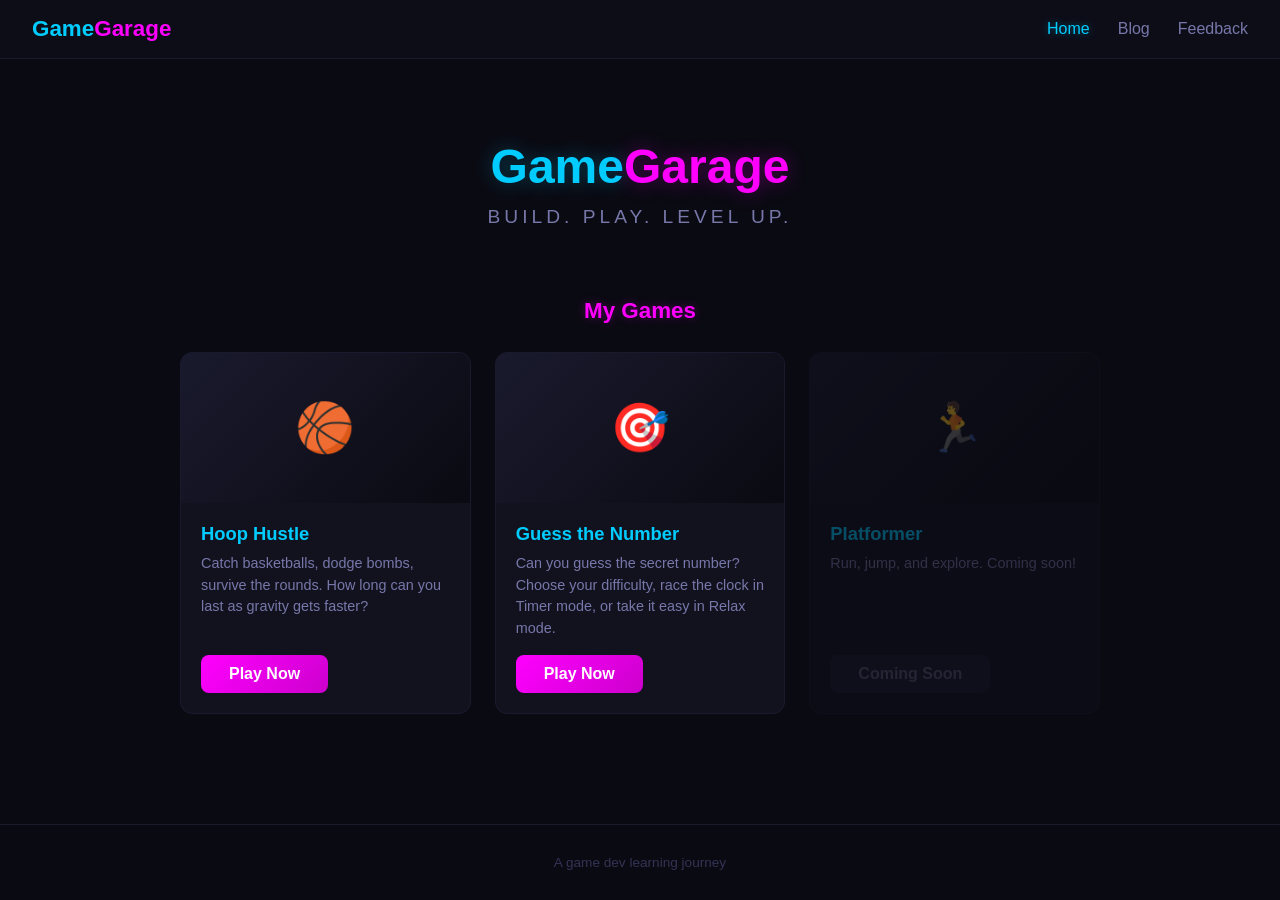
<file: index.html>
<!DOCTYPE html>
<html lang="en">
<head>
    <meta charset="UTF-8" />
    <meta http-equiv="refresh" content="0; url=portfolio/index.html" />
    <title>GameGarage</title>
</head>
<body></body>
</html>
</file>
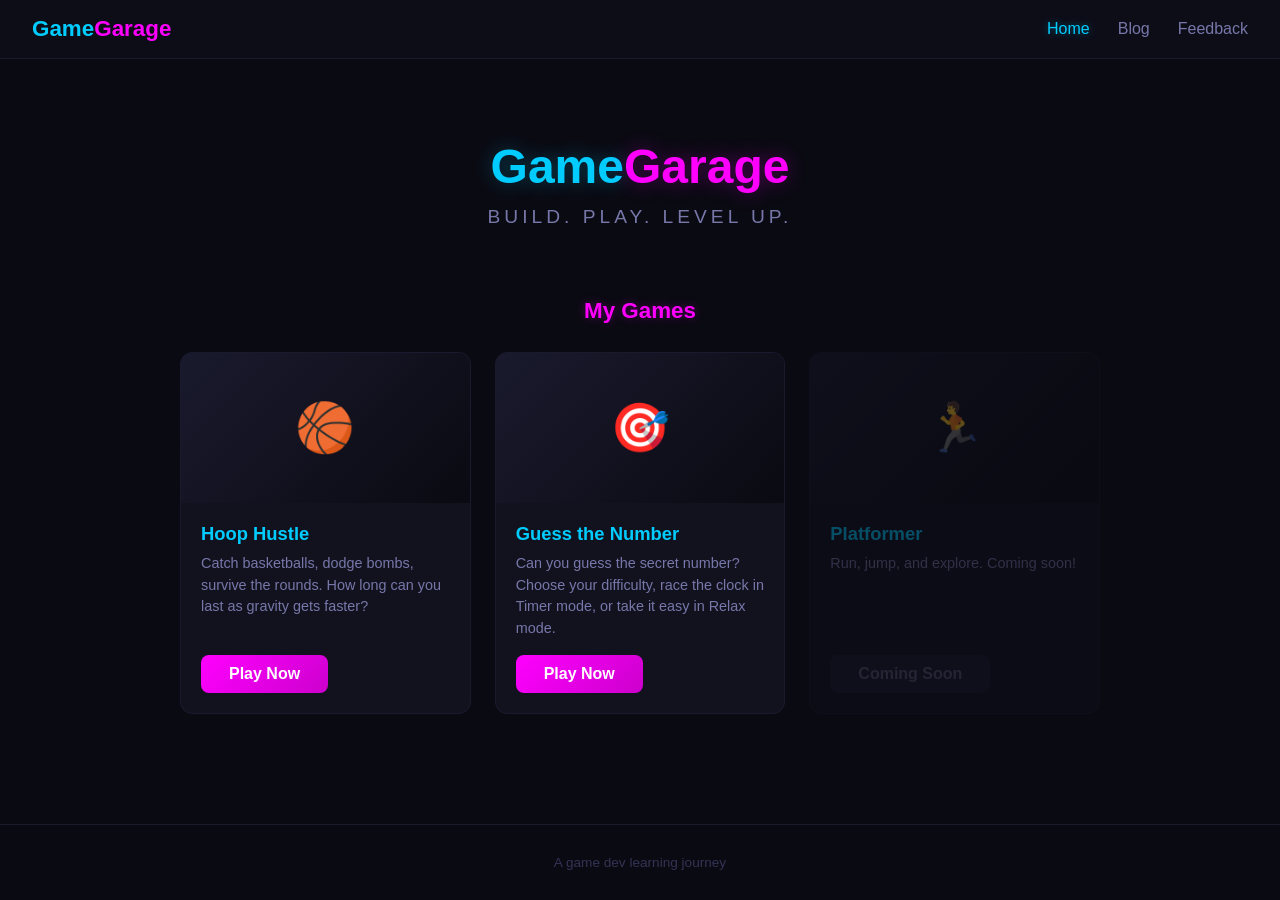
<file: portfolio/index.html>
<!DOCTYPE html>
<html lang="en">
<head>
    <meta charset="UTF-8" />
    <meta name="viewport" content="width=device-width, initial-scale=1.0" />
    <title>GameGarage — Build. Play. Level Up.</title>
    <link rel="stylesheet" href="style.css" />
</head>
<body>

    <nav>
        <a href="index.html" class="nav-brand">Game<span>Garage</span></a>
        <ul class="nav-links">
            <li><a href="index.html" class="active">Home</a></li>
            <li><a href="blog.html">Blog</a></li>
            <li><a href="feedback.html">Feedback</a></li>
        </ul>
    </nav>

    <section class="hero">
        <h1>Game<span>Garage</span></h1>
        <p class="tagline">Build. Play. Level Up.</p>
    </section>

    <section class="section">
        <h2 class="section-title">My Games</h2>
        <div class="games-grid">

            <div class="game-card">
                <div class="game-card-thumb">🏀</div>
                <div class="game-card-body">
                    <h3>Hoop Hustle</h3>
                    <p>Catch basketballs, dodge bombs, survive the rounds. How long can you last as gravity gets faster?</p>
                    <a href="play.html?game=hoop-hustle" class="btn">Play Now</a>
                </div>
            </div>

            <div class="game-card">
                <div class="game-card-thumb">🎯</div>
                <div class="game-card-body">
                    <h3>Guess the Number</h3>
                    <p>Can you guess the secret number? Choose your difficulty, race the clock in Timer mode, or take it easy in Relax mode.</p>
                    <a href="play.html?game=guess-the-number" class="btn">Play Now</a>
                </div>
            </div>

            <div class="game-card coming-soon">
                <div class="game-card-thumb">🏃</div>
                <div class="game-card-body">
                    <h3>Platformer</h3>
                    <p>Run, jump, and explore. Coming soon!</p>
                    <span class="btn">Coming Soon</span>
                </div>
            </div>

        </div>
    </section>

    <footer>
        <p>A game dev learning journey</p>
    </footer>

</body>
</html>
</file>
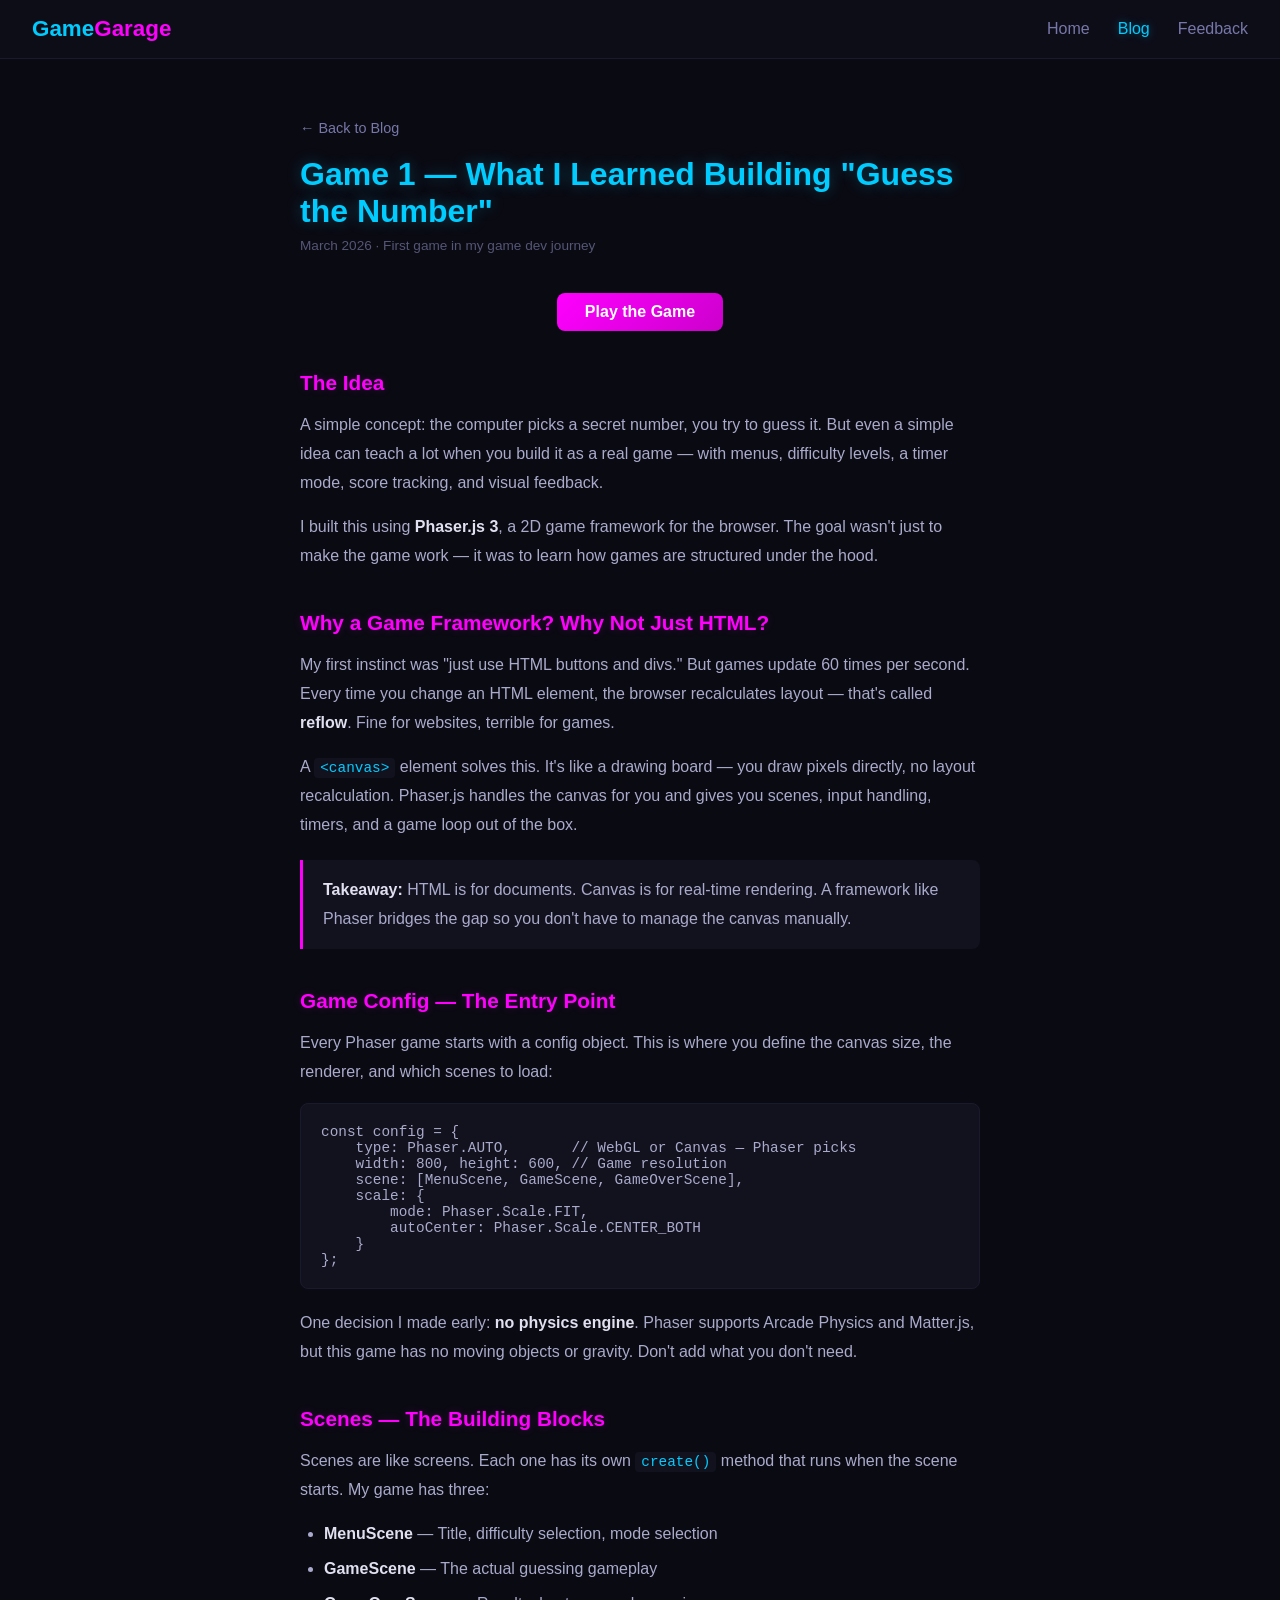
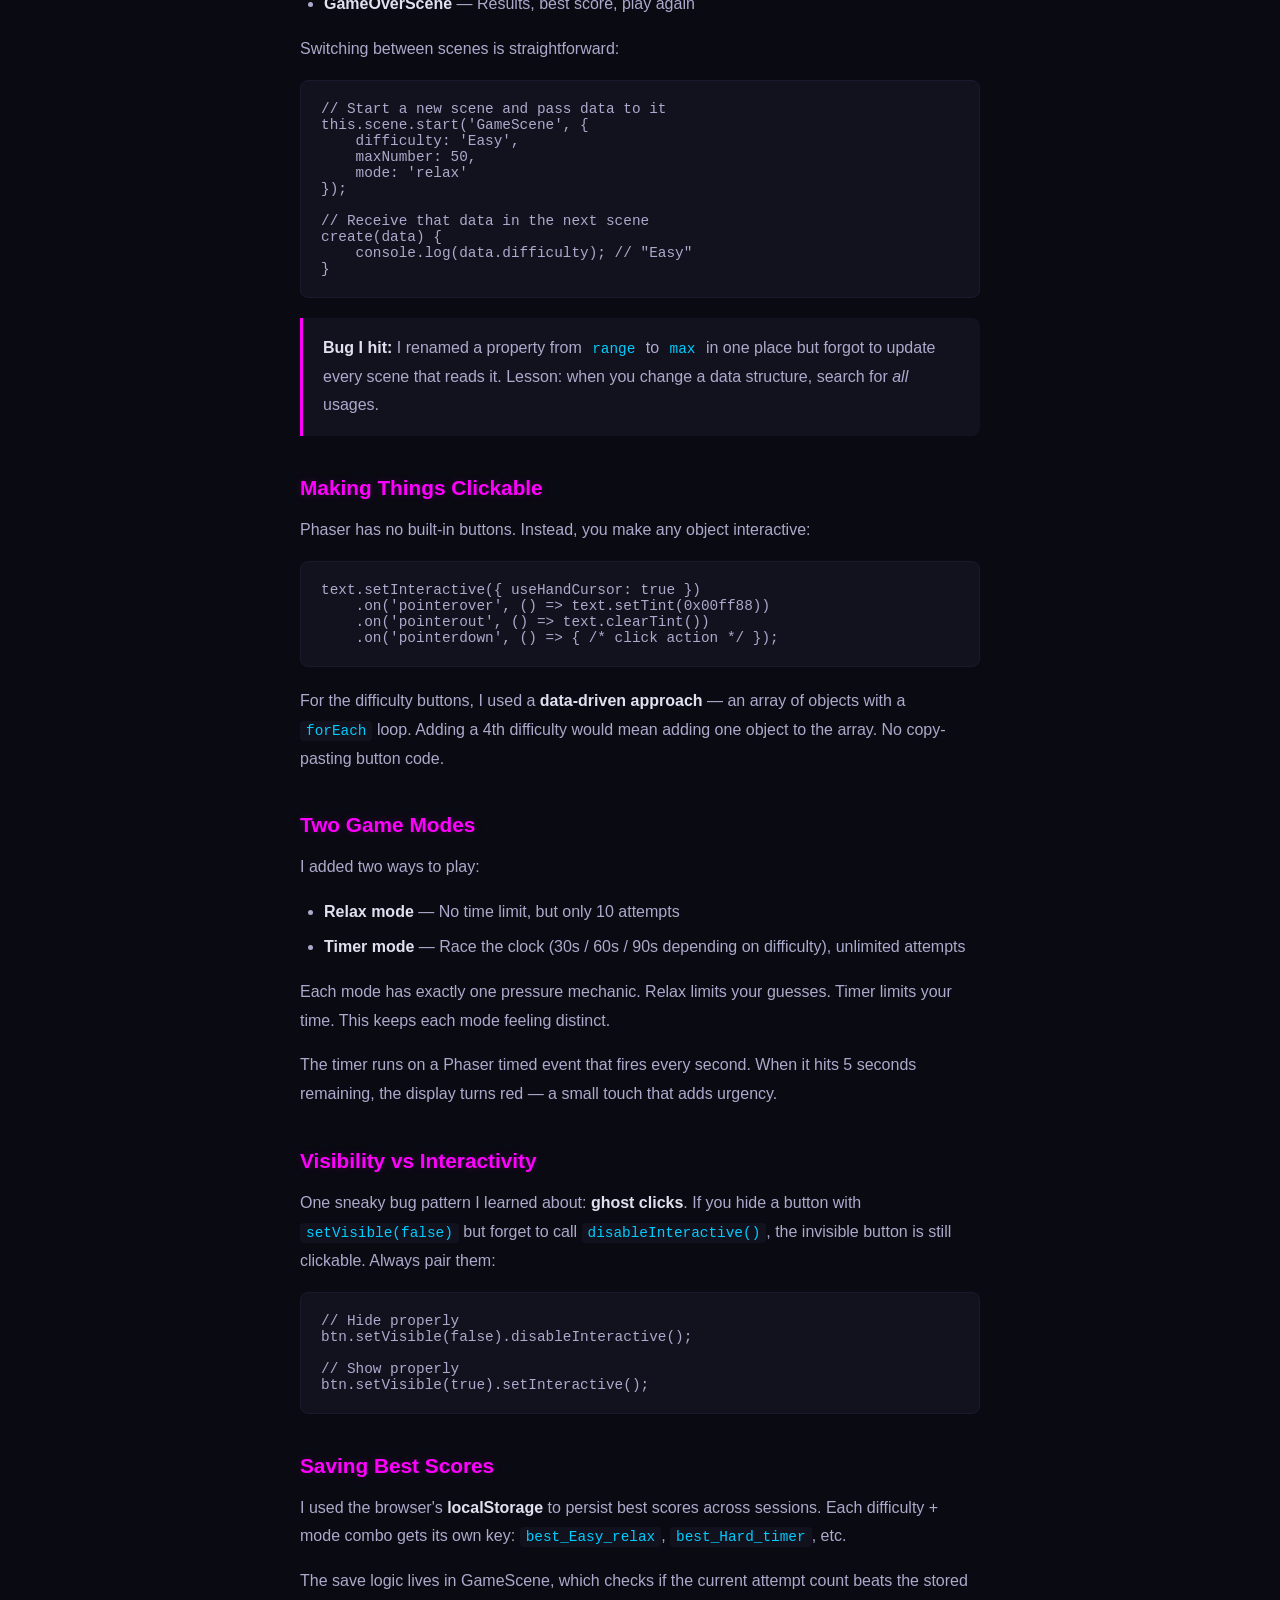
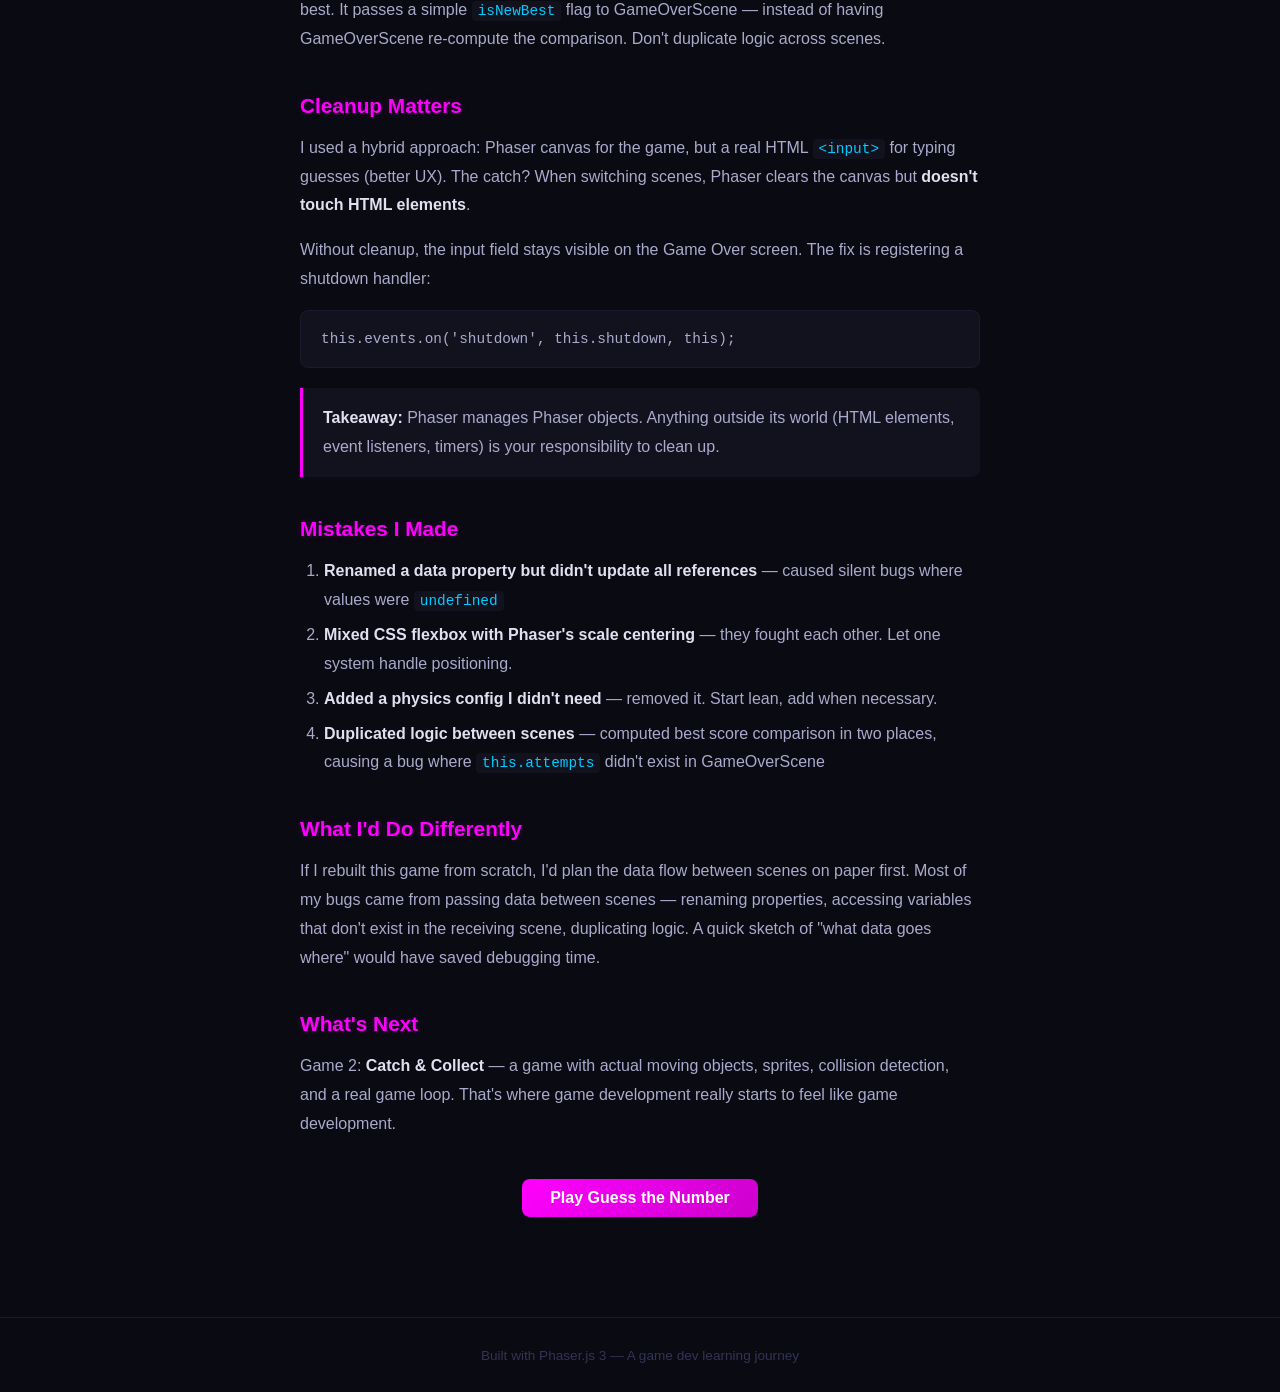
<file: portfolio/blog-guess-the-number.html>
<!DOCTYPE html>
<html lang="en">
<head>
    <meta charset="UTF-8" />
    <meta name="viewport" content="width=device-width, initial-scale=1.0" />
    <title>Game 1: Guess the Number — GameGarage Blog</title>
    <link rel="stylesheet" href="style.css" />
    <style>
        .blog-post {
            max-width: 720px;
            margin: 0 auto;
            padding: 60px 20px;
        }

        .blog-post h1 {
            font-size: 2rem;
            color: #00ccff;
            margin-bottom: 8px;
            text-shadow: 0 0 15px rgba(0, 204, 255, 0.3);
        }

        .blog-post .meta {
            color: #555577;
            font-size: 0.85rem;
            margin-bottom: 40px;
        }

        .blog-post h2 {
            font-size: 1.3rem;
            color: #ff00ff;
            margin-top: 40px;
            margin-bottom: 16px;
            text-shadow: 0 0 8px rgba(255, 0, 255, 0.2);
        }

        .blog-post p {
            color: #aaaacc;
            line-height: 1.8;
            margin-bottom: 16px;
        }

        .blog-post strong {
            color: #e0e0f0;
        }

        .blog-post code {
            background: #12121f;
            color: #00ccff;
            padding: 2px 6px;
            border-radius: 4px;
            font-size: 0.9rem;
        }

        .blog-post pre {
            background: #12121f;
            border: 1px solid #1a1a2e;
            border-radius: 8px;
            padding: 20px;
            overflow-x: auto;
            margin-bottom: 20px;
        }

        .blog-post pre code {
            background: none;
            padding: 0;
            color: #aaaacc;
        }

        .blog-post ul, .blog-post ol {
            color: #aaaacc;
            line-height: 1.8;
            margin-bottom: 16px;
            padding-left: 24px;
        }

        .blog-post li {
            margin-bottom: 6px;
        }

        .blog-post .highlight {
            background: #12121f;
            border-left: 3px solid #ff00ff;
            padding: 16px 20px;
            margin: 20px 0;
            border-radius: 0 8px 8px 0;
        }

        .blog-post .highlight p {
            margin-bottom: 0;
        }

        .blog-post .play-link {
            text-align: center;
            margin: 40px 0;
        }

        .back-link {
            display: inline-block;
            color: #7777aa;
            margin-bottom: 20px;
            font-size: 0.9rem;
        }

        .back-link:hover {
            color: #00ccff;
        }
    </style>
</head>
<body>

    <nav>
        <a href="index.html" class="nav-brand">Game<span>Garage</span></a>
        <ul class="nav-links">
            <li><a href="index.html">Home</a></li>
            <li><a href="blog.html" class="active">Blog</a></li>
            <li><a href="feedback.html">Feedback</a></li>
        </ul>
    </nav>

    <article class="blog-post">
        <a href="blog.html" class="back-link">&larr; Back to Blog</a>
        <h1>Game 1 — What I Learned Building "Guess the Number"</h1>
        <div class="meta">March 2026 &middot; First game in my game dev journey</div>

        <div class="play-link">
            <a href="play.html?game=guess-the-number" class="btn">Play the Game</a>
        </div>

        <h2>The Idea</h2>
        <p>
            A simple concept: the computer picks a secret number, you try to guess it.
            But even a simple idea can teach a lot when you build it as a real game — with menus,
            difficulty levels, a timer mode, score tracking, and visual feedback.
        </p>
        <p>
            I built this using <strong>Phaser.js 3</strong>, a 2D game framework for the browser.
            The goal wasn't just to make the game work — it was to learn how games are structured under the hood.
        </p>

        <h2>Why a Game Framework? Why Not Just HTML?</h2>
        <p>
            My first instinct was "just use HTML buttons and divs." But games update 60 times per second.
            Every time you change an HTML element, the browser recalculates layout — that's called <strong>reflow</strong>.
            Fine for websites, terrible for games.
        </p>
        <p>
            A <code>&lt;canvas&gt;</code> element solves this. It's like a drawing board — you draw pixels directly,
            no layout recalculation. Phaser.js handles the canvas for you and gives you scenes, input handling,
            timers, and a game loop out of the box.
        </p>
        <div class="highlight">
            <p><strong>Takeaway:</strong> HTML is for documents. Canvas is for real-time rendering.
            A framework like Phaser bridges the gap so you don't have to manage the canvas manually.</p>
        </div>

        <h2>Game Config — The Entry Point</h2>
        <p>
            Every Phaser game starts with a config object. This is where you define the canvas size,
            the renderer, and which scenes to load:
        </p>
        <pre><code>const config = {
    type: Phaser.AUTO,       // WebGL or Canvas — Phaser picks
    width: 800, height: 600, // Game resolution
    scene: [MenuScene, GameScene, GameOverScene],
    scale: {
        mode: Phaser.Scale.FIT,
        autoCenter: Phaser.Scale.CENTER_BOTH
    }
};</code></pre>
        <p>
            One decision I made early: <strong>no physics engine</strong>. Phaser supports Arcade Physics and Matter.js,
            but this game has no moving objects or gravity. Don't add what you don't need.
        </p>

        <h2>Scenes — The Building Blocks</h2>
        <p>
            Scenes are like screens. Each one has its own <code>create()</code> method that runs when the scene starts.
            My game has three:
        </p>
        <ul>
            <li><strong>MenuScene</strong> — Title, difficulty selection, mode selection</li>
            <li><strong>GameScene</strong> — The actual guessing gameplay</li>
            <li><strong>GameOverScene</strong> — Results, best score, play again</li>
        </ul>
        <p>Switching between scenes is straightforward:</p>
        <pre><code>// Start a new scene and pass data to it
this.scene.start('GameScene', {
    difficulty: 'Easy',
    maxNumber: 50,
    mode: 'relax'
});

// Receive that data in the next scene
create(data) {
    console.log(data.difficulty); // "Easy"
}</code></pre>

        <div class="highlight">
            <p><strong>Bug I hit:</strong> I renamed a property from <code>range</code> to <code>max</code> in one place
            but forgot to update every scene that reads it. Lesson: when you change a data structure,
            search for <em>all</em> usages.</p>
        </div>

        <h2>Making Things Clickable</h2>
        <p>
            Phaser has no built-in buttons. Instead, you make any object interactive:
        </p>
        <pre><code>text.setInteractive({ useHandCursor: true })
    .on('pointerover', () => text.setTint(0x00ff88))
    .on('pointerout', () => text.clearTint())
    .on('pointerdown', () => { /* click action */ });</code></pre>
        <p>
            For the difficulty buttons, I used a <strong>data-driven approach</strong> — an array of objects
            with a <code>forEach</code> loop. Adding a 4th difficulty would mean adding one object to the array.
            No copy-pasting button code.
        </p>

        <h2>Two Game Modes</h2>
        <p>
            I added two ways to play:
        </p>
        <ul>
            <li><strong>Relax mode</strong> — No time limit, but only 10 attempts</li>
            <li><strong>Timer mode</strong> — Race the clock (30s / 60s / 90s depending on difficulty), unlimited attempts</li>
        </ul>
        <p>
            Each mode has exactly one pressure mechanic. Relax limits your guesses. Timer limits your time.
            This keeps each mode feeling distinct.
        </p>
        <p>
            The timer runs on a Phaser timed event that fires every second. When it hits 5 seconds remaining,
            the display turns red — a small touch that adds urgency.
        </p>

        <h2>Visibility vs Interactivity</h2>
        <p>
            One sneaky bug pattern I learned about: <strong>ghost clicks</strong>. If you hide a button
            with <code>setVisible(false)</code> but forget to call <code>disableInteractive()</code>,
            the invisible button is still clickable. Always pair them:
        </p>
        <pre><code>// Hide properly
btn.setVisible(false).disableInteractive();

// Show properly
btn.setVisible(true).setInteractive();</code></pre>

        <h2>Saving Best Scores</h2>
        <p>
            I used the browser's <strong>localStorage</strong> to persist best scores across sessions.
            Each difficulty + mode combo gets its own key: <code>best_Easy_relax</code>, <code>best_Hard_timer</code>, etc.
        </p>
        <p>
            The save logic lives in GameScene, which checks if the current attempt count beats the stored best.
            It passes a simple <code>isNewBest</code> flag to GameOverScene — instead of having GameOverScene
            re-compute the comparison. Don't duplicate logic across scenes.
        </p>

        <h2>Cleanup Matters</h2>
        <p>
            I used a hybrid approach: Phaser canvas for the game, but a real HTML <code>&lt;input&gt;</code>
            for typing guesses (better UX). The catch? When switching scenes,
            Phaser clears the canvas but <strong>doesn't touch HTML elements</strong>.
        </p>
        <p>
            Without cleanup, the input field stays visible on the Game Over screen.
            The fix is registering a shutdown handler:
        </p>
        <pre><code>this.events.on('shutdown', this.shutdown, this);</code></pre>
        <div class="highlight">
            <p><strong>Takeaway:</strong> Phaser manages Phaser objects. Anything outside its world
            (HTML elements, event listeners, timers) is your responsibility to clean up.</p>
        </div>

        <h2>Mistakes I Made</h2>
        <ol>
            <li><strong>Renamed a data property but didn't update all references</strong> — caused silent bugs where values were <code>undefined</code></li>
            <li><strong>Mixed CSS flexbox with Phaser's scale centering</strong> — they fought each other. Let one system handle positioning.</li>
            <li><strong>Added a physics config I didn't need</strong> — removed it. Start lean, add when necessary.</li>
            <li><strong>Duplicated logic between scenes</strong> — computed best score comparison in two places, causing a bug where <code>this.attempts</code> didn't exist in GameOverScene</li>
        </ol>

        <h2>What I'd Do Differently</h2>
        <p>
            If I rebuilt this game from scratch, I'd plan the data flow between scenes on paper first.
            Most of my bugs came from passing data between scenes — renaming properties, accessing variables
            that don't exist in the receiving scene, duplicating logic. A quick sketch of "what data goes where"
            would have saved debugging time.
        </p>

        <h2>What's Next</h2>
        <p>
            Game 2: <strong>Catch & Collect</strong> — a game with actual moving objects, sprites,
            collision detection, and a real game loop. That's where game development really starts to feel like
            game development.
        </p>

        <div class="play-link">
            <a href="play.html?game=guess-the-number" class="btn">Play Guess the Number</a>
        </div>
    </article>

    <footer>
        <p>Built with Phaser.js 3 — A game dev learning journey</p>
    </footer>

</body>
</html>
</file>
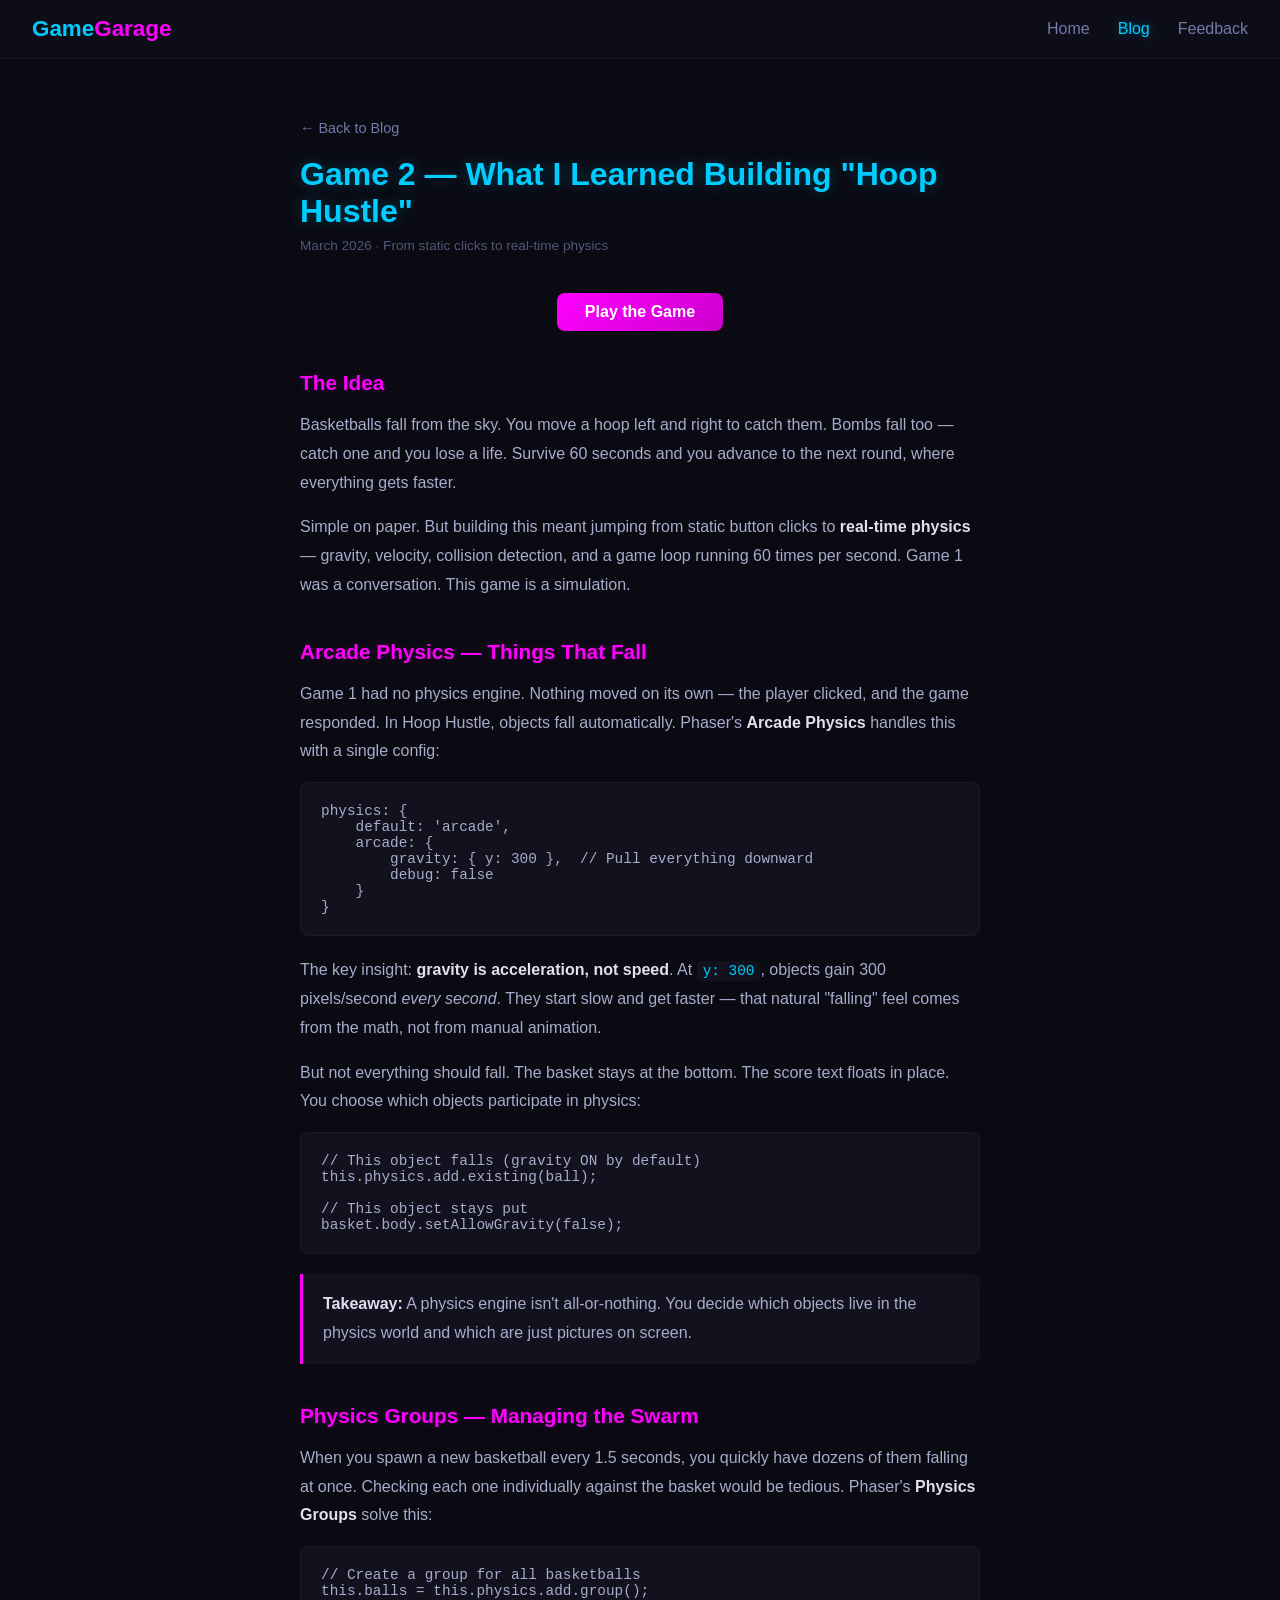
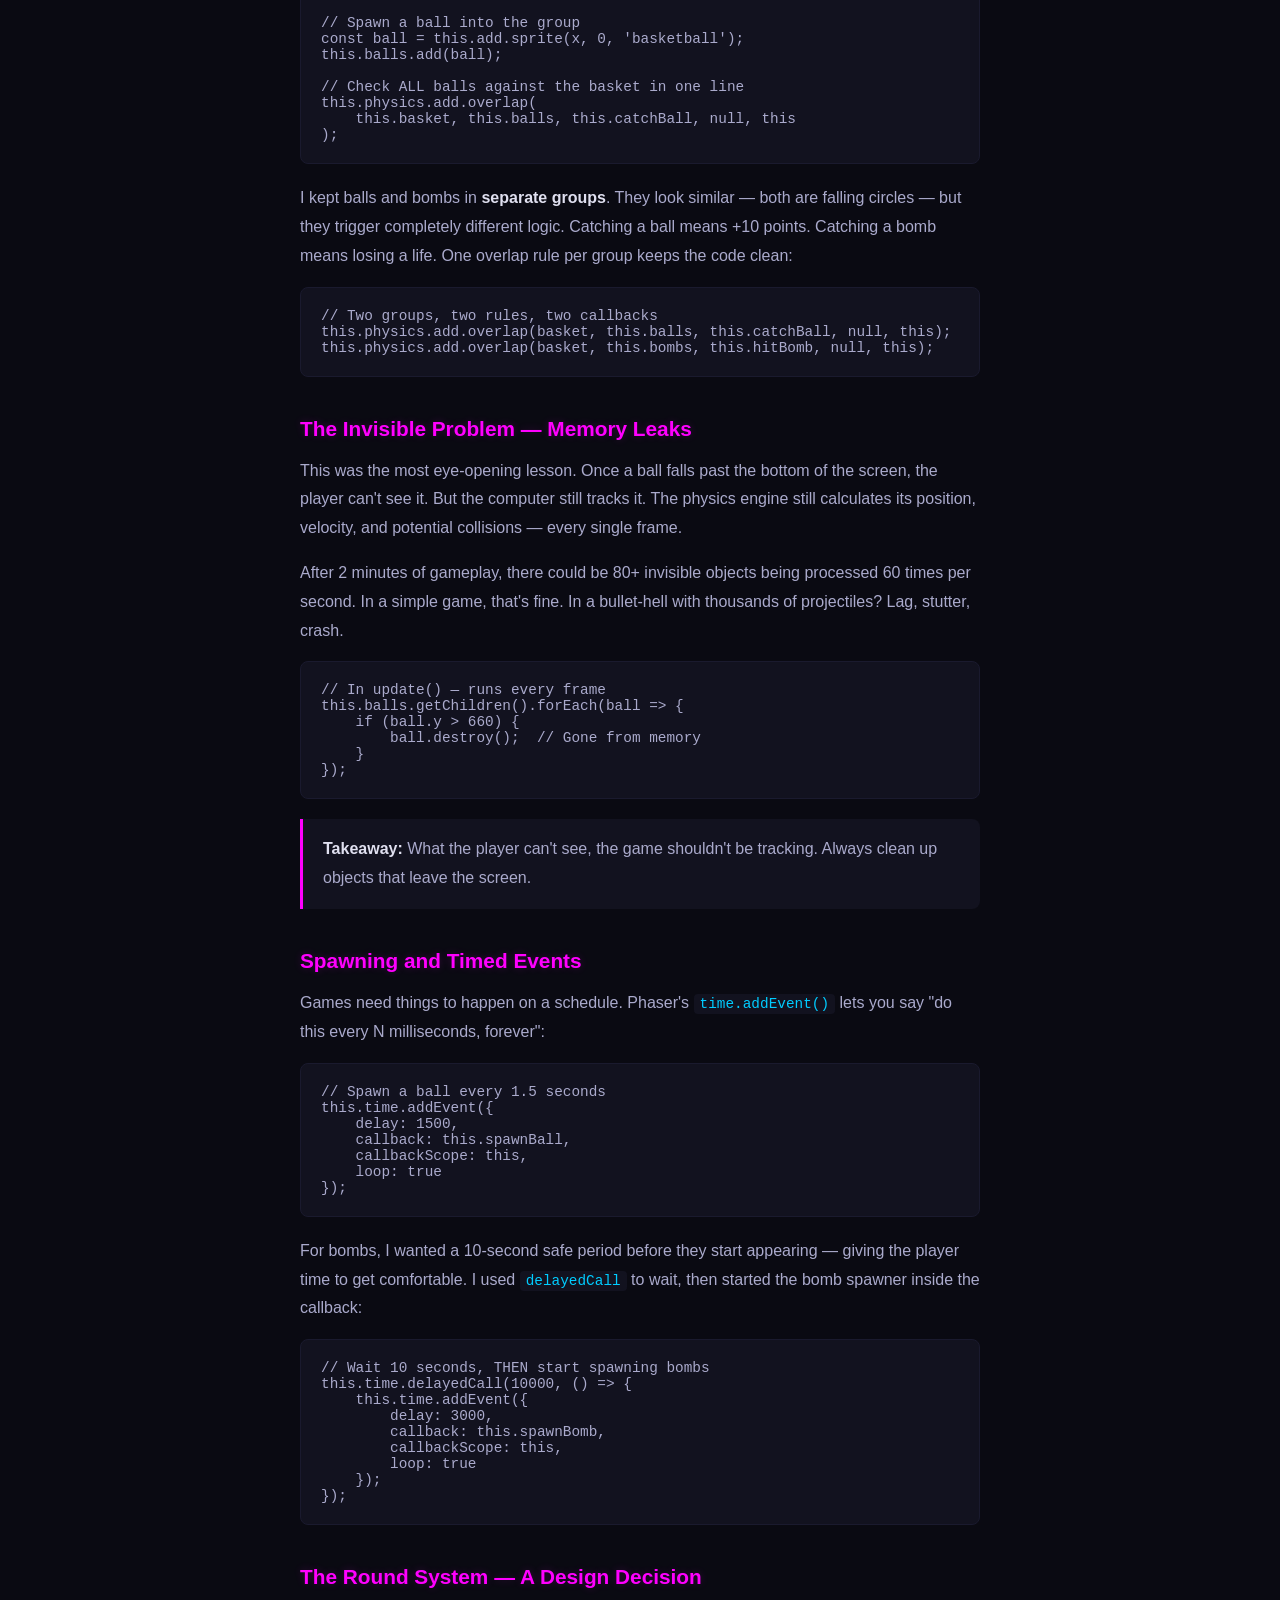
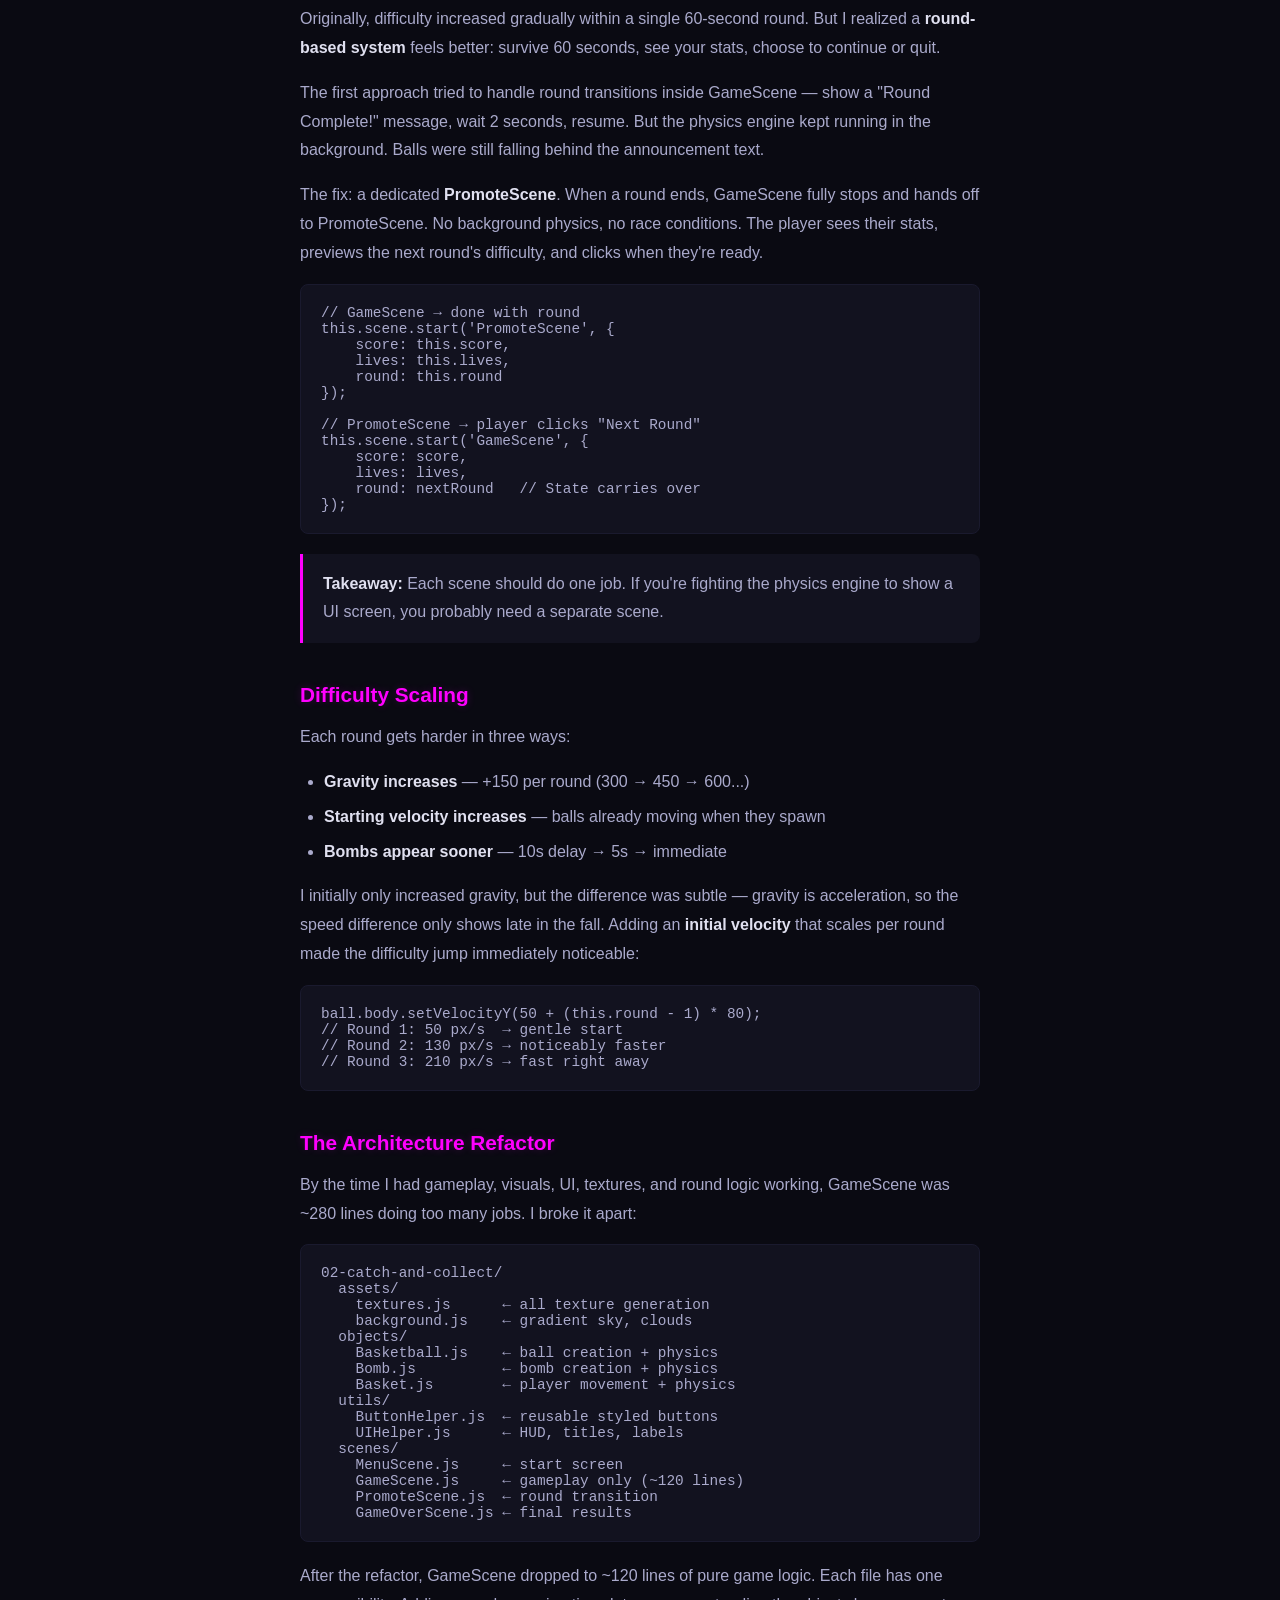
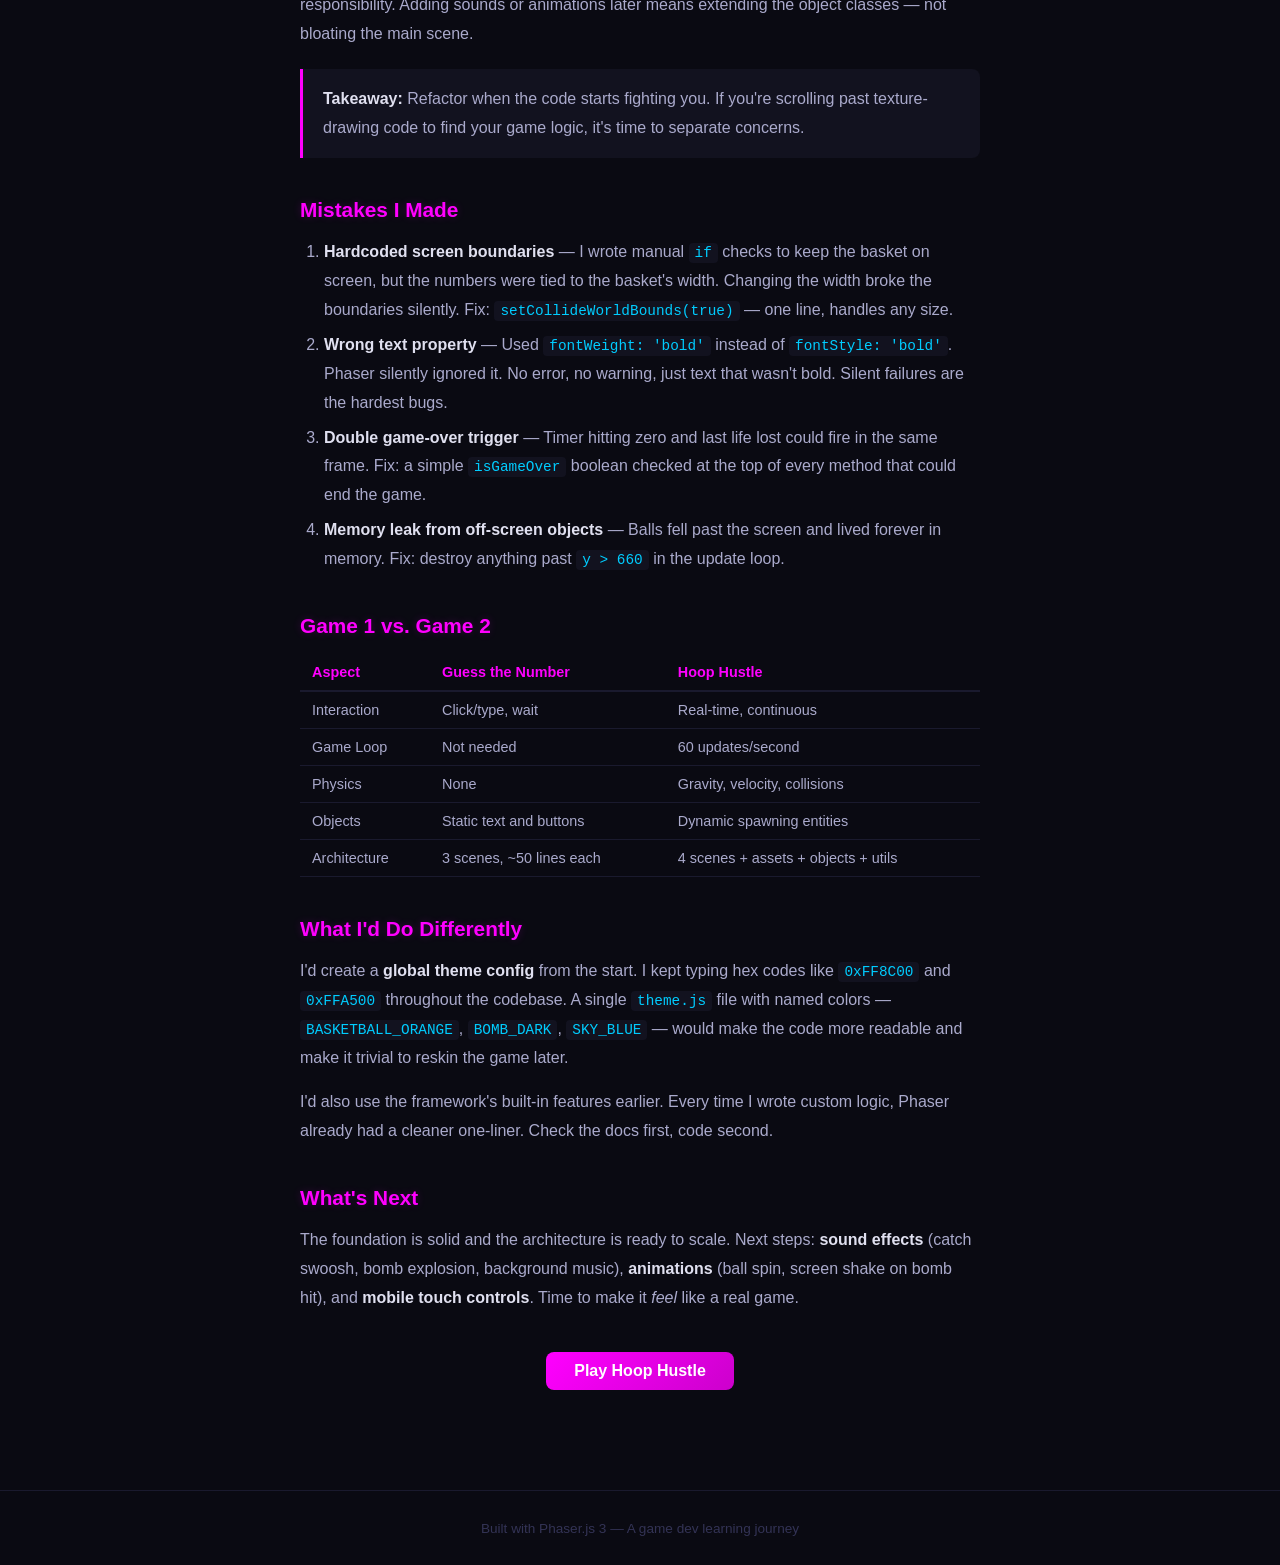
<file: portfolio/blog-hoop-hustle.html>
<!DOCTYPE html>
<html lang="en">
<head>
    <meta charset="UTF-8" />
    <meta name="viewport" content="width=device-width, initial-scale=1.0" />
    <title>Game 2: Hoop Hustle — GameGarage Blog</title>
    <link rel="stylesheet" href="style.css" />
    <style>
        .blog-post {
            max-width: 720px;
            margin: 0 auto;
            padding: 60px 20px;
        }

        .blog-post h1 {
            font-size: 2rem;
            color: #00ccff;
            margin-bottom: 8px;
            text-shadow: 0 0 15px rgba(0, 204, 255, 0.3);
        }

        .blog-post .meta {
            color: #555577;
            font-size: 0.85rem;
            margin-bottom: 40px;
        }

        .blog-post h2 {
            font-size: 1.3rem;
            color: #ff00ff;
            margin-top: 40px;
            margin-bottom: 16px;
            text-shadow: 0 0 8px rgba(255, 0, 255, 0.2);
        }

        .blog-post p {
            color: #aaaacc;
            line-height: 1.8;
            margin-bottom: 16px;
        }

        .blog-post strong {
            color: #e0e0f0;
        }

        .blog-post code {
            background: #12121f;
            color: #00ccff;
            padding: 2px 6px;
            border-radius: 4px;
            font-size: 0.9rem;
        }

        .blog-post pre {
            background: #12121f;
            border: 1px solid #1a1a2e;
            border-radius: 8px;
            padding: 20px;
            overflow-x: auto;
            margin-bottom: 20px;
        }

        .blog-post pre code {
            background: none;
            padding: 0;
            color: #aaaacc;
        }

        .blog-post ul, .blog-post ol {
            color: #aaaacc;
            line-height: 1.8;
            margin-bottom: 16px;
            padding-left: 24px;
        }

        .blog-post li {
            margin-bottom: 6px;
        }

        .blog-post .highlight {
            background: #12121f;
            border-left: 3px solid #ff00ff;
            padding: 16px 20px;
            margin: 20px 0;
            border-radius: 0 8px 8px 0;
        }

        .blog-post .highlight p {
            margin-bottom: 0;
        }

        .blog-post .play-link {
            text-align: center;
            margin: 40px 0;
        }

        .back-link {
            display: inline-block;
            color: #7777aa;
            margin-bottom: 20px;
            font-size: 0.9rem;
        }

        .back-link:hover {
            color: #00ccff;
        }

        .blog-post table {
            width: 100%;
            border-collapse: collapse;
            margin-bottom: 20px;
        }

        .blog-post th {
            color: #ff00ff;
            text-align: left;
            padding: 10px 12px;
            border-bottom: 2px solid #1a1a2e;
            font-size: 0.9rem;
        }

        .blog-post td {
            color: #aaaacc;
            padding: 10px 12px;
            border-bottom: 1px solid #1a1a2e;
            font-size: 0.9rem;
        }
    </style>
</head>
<body>

    <nav>
        <a href="index.html" class="nav-brand">Game<span>Garage</span></a>
        <ul class="nav-links">
            <li><a href="index.html">Home</a></li>
            <li><a href="blog.html" class="active">Blog</a></li>
            <li><a href="feedback.html">Feedback</a></li>
        </ul>
    </nav>

    <article class="blog-post">
        <a href="blog.html" class="back-link">&larr; Back to Blog</a>
        <h1>Game 2 — What I Learned Building "Hoop Hustle"</h1>
        <div class="meta">March 2026 &middot; From static clicks to real-time physics</div>

        <div class="play-link">
            <a href="play.html?game=hoop-hustle" class="btn">Play the Game</a>
        </div>

        <h2>The Idea</h2>
        <p>
            Basketballs fall from the sky. You move a hoop left and right to catch them.
            Bombs fall too — catch one and you lose a life. Survive 60 seconds and you
            advance to the next round, where everything gets faster.
        </p>
        <p>
            Simple on paper. But building this meant jumping from static button clicks
            to <strong>real-time physics</strong> — gravity, velocity, collision detection,
            and a game loop running 60 times per second. Game 1 was a conversation.
            This game is a simulation.
        </p>

        <h2>Arcade Physics — Things That Fall</h2>
        <p>
            Game 1 had no physics engine. Nothing moved on its own — the player clicked,
            and the game responded. In Hoop Hustle, objects fall automatically. Phaser's
            <strong>Arcade Physics</strong> handles this with a single config:
        </p>
        <pre><code>physics: {
    default: 'arcade',
    arcade: {
        gravity: { y: 300 },  // Pull everything downward
        debug: false
    }
}</code></pre>
        <p>
            The key insight: <strong>gravity is acceleration, not speed</strong>. At <code>y: 300</code>,
            objects gain 300 pixels/second <em>every second</em>. They start slow and get faster —
            that natural "falling" feel comes from the math, not from manual animation.
        </p>
        <p>
            But not everything should fall. The basket stays at the bottom. The score text
            floats in place. You choose which objects participate in physics:
        </p>
        <pre><code>// This object falls (gravity ON by default)
this.physics.add.existing(ball);

// This object stays put
basket.body.setAllowGravity(false);</code></pre>

        <div class="highlight">
            <p><strong>Takeaway:</strong> A physics engine isn't all-or-nothing. You decide
            which objects live in the physics world and which are just pictures on screen.</p>
        </div>

        <h2>Physics Groups — Managing the Swarm</h2>
        <p>
            When you spawn a new basketball every 1.5 seconds, you quickly have dozens
            of them falling at once. Checking each one individually against the basket
            would be tedious. Phaser's <strong>Physics Groups</strong> solve this:
        </p>
        <pre><code>// Create a group for all basketballs
this.balls = this.physics.add.group();

// Spawn a ball into the group
const ball = this.add.sprite(x, 0, 'basketball');
this.balls.add(ball);

// Check ALL balls against the basket in one line
this.physics.add.overlap(
    this.basket, this.balls, this.catchBall, null, this
);</code></pre>
        <p>
            I kept balls and bombs in <strong>separate groups</strong>. They look similar —
            both are falling circles — but they trigger completely different logic.
            Catching a ball means +10 points. Catching a bomb means losing a life.
            One overlap rule per group keeps the code clean:
        </p>
        <pre><code>// Two groups, two rules, two callbacks
this.physics.add.overlap(basket, this.balls, this.catchBall, null, this);
this.physics.add.overlap(basket, this.bombs, this.hitBomb, null, this);</code></pre>

        <h2>The Invisible Problem — Memory Leaks</h2>
        <p>
            This was the most eye-opening lesson. Once a ball falls past the bottom
            of the screen, the player can't see it. But the computer still tracks it.
            The physics engine still calculates its position, velocity, and potential
            collisions — every single frame.
        </p>
        <p>
            After 2 minutes of gameplay, there could be 80+ invisible objects being
            processed 60 times per second. In a simple game, that's fine. In a bullet-hell
            with thousands of projectiles? Lag, stutter, crash.
        </p>
        <pre><code>// In update() — runs every frame
this.balls.getChildren().forEach(ball => {
    if (ball.y > 660) {
        ball.destroy();  // Gone from memory
    }
});</code></pre>

        <div class="highlight">
            <p><strong>Takeaway:</strong> What the player can't see, the game shouldn't
            be tracking. Always clean up objects that leave the screen.</p>
        </div>

        <h2>Spawning and Timed Events</h2>
        <p>
            Games need things to happen on a schedule. Phaser's <code>time.addEvent()</code>
            lets you say "do this every N milliseconds, forever":
        </p>
        <pre><code>// Spawn a ball every 1.5 seconds
this.time.addEvent({
    delay: 1500,
    callback: this.spawnBall,
    callbackScope: this,
    loop: true
});</code></pre>
        <p>
            For bombs, I wanted a 10-second safe period before they start appearing —
            giving the player time to get comfortable. I used <code>delayedCall</code>
            to wait, then started the bomb spawner inside the callback:
        </p>
        <pre><code>// Wait 10 seconds, THEN start spawning bombs
this.time.delayedCall(10000, () => {
    this.time.addEvent({
        delay: 3000,
        callback: this.spawnBomb,
        callbackScope: this,
        loop: true
    });
});</code></pre>

        <h2>The Round System — A Design Decision</h2>
        <p>
            Originally, difficulty increased gradually within a single 60-second round.
            But I realized a <strong>round-based system</strong> feels better:
            survive 60 seconds, see your stats, choose to continue or quit.
        </p>
        <p>
            The first approach tried to handle round transitions inside GameScene —
            show a "Round Complete!" message, wait 2 seconds, resume. But the physics
            engine kept running in the background. Balls were still falling behind the
            announcement text.
        </p>
        <p>
            The fix: a dedicated <strong>PromoteScene</strong>. When a round ends,
            GameScene fully stops and hands off to PromoteScene. No background physics,
            no race conditions. The player sees their stats, previews the next round's
            difficulty, and clicks when they're ready.
        </p>
        <pre><code>// GameScene → done with round
this.scene.start('PromoteScene', {
    score: this.score,
    lives: this.lives,
    round: this.round
});

// PromoteScene → player clicks "Next Round"
this.scene.start('GameScene', {
    score: score,
    lives: lives,
    round: nextRound   // State carries over
});</code></pre>

        <div class="highlight">
            <p><strong>Takeaway:</strong> Each scene should do one job. If you're fighting
            the physics engine to show a UI screen, you probably need a separate scene.</p>
        </div>

        <h2>Difficulty Scaling</h2>
        <p>
            Each round gets harder in three ways:
        </p>
        <ul>
            <li><strong>Gravity increases</strong> — +150 per round (300 → 450 → 600...)</li>
            <li><strong>Starting velocity increases</strong> — balls already moving when they spawn</li>
            <li><strong>Bombs appear sooner</strong> — 10s delay → 5s → immediate</li>
        </ul>
        <p>
            I initially only increased gravity, but the difference was subtle — gravity is
            acceleration, so the speed difference only shows late in the fall. Adding an
            <strong>initial velocity</strong> that scales per round made the difficulty jump
            immediately noticeable:
        </p>
        <pre><code>ball.body.setVelocityY(50 + (this.round - 1) * 80);
// Round 1: 50 px/s  → gentle start
// Round 2: 130 px/s → noticeably faster
// Round 3: 210 px/s → fast right away</code></pre>

        <h2>The Architecture Refactor</h2>
        <p>
            By the time I had gameplay, visuals, UI, textures, and round logic working,
            GameScene was ~280 lines doing too many jobs. I broke it apart:
        </p>
        <pre><code>02-catch-and-collect/
  assets/
    textures.js      ← all texture generation
    background.js    ← gradient sky, clouds
  objects/
    Basketball.js    ← ball creation + physics
    Bomb.js          ← bomb creation + physics
    Basket.js        ← player movement + physics
  utils/
    ButtonHelper.js  ← reusable styled buttons
    UIHelper.js      ← HUD, titles, labels
  scenes/
    MenuScene.js     ← start screen
    GameScene.js     ← gameplay only (~120 lines)
    PromoteScene.js  ← round transition
    GameOverScene.js ← final results</code></pre>
        <p>
            After the refactor, GameScene dropped to ~120 lines of pure game logic. Each file
            has one responsibility. Adding sounds or animations later means extending the
            object classes — not bloating the main scene.
        </p>

        <div class="highlight">
            <p><strong>Takeaway:</strong> Refactor when the code starts fighting you.
            If you're scrolling past texture-drawing code to find your game logic,
            it's time to separate concerns.</p>
        </div>

        <h2>Mistakes I Made</h2>
        <ol>
            <li>
                <strong>Hardcoded screen boundaries</strong> — I wrote manual <code>if</code>
                checks to keep the basket on screen, but the numbers were tied to the basket's
                width. Changing the width broke the boundaries silently.
                Fix: <code>setCollideWorldBounds(true)</code> — one line, handles any size.
            </li>
            <li>
                <strong>Wrong text property</strong> — Used <code>fontWeight: 'bold'</code>
                instead of <code>fontStyle: 'bold'</code>. Phaser silently ignored it.
                No error, no warning, just text that wasn't bold.
                Silent failures are the hardest bugs.
            </li>
            <li>
                <strong>Double game-over trigger</strong> — Timer hitting zero and last life
                lost could fire in the same frame. Fix: a simple <code>isGameOver</code>
                boolean checked at the top of every method that could end the game.
            </li>
            <li>
                <strong>Memory leak from off-screen objects</strong> — Balls fell past the
                screen and lived forever in memory. Fix: destroy anything past <code>y > 660</code>
                in the update loop.
            </li>
        </ol>

        <h2>Game 1 vs. Game 2</h2>
        <table>
            <thead>
                <tr>
                    <th>Aspect</th>
                    <th>Guess the Number</th>
                    <th>Hoop Hustle</th>
                </tr>
            </thead>
            <tbody>
                <tr>
                    <td>Interaction</td>
                    <td>Click/type, wait</td>
                    <td>Real-time, continuous</td>
                </tr>
                <tr>
                    <td>Game Loop</td>
                    <td>Not needed</td>
                    <td>60 updates/second</td>
                </tr>
                <tr>
                    <td>Physics</td>
                    <td>None</td>
                    <td>Gravity, velocity, collisions</td>
                </tr>
                <tr>
                    <td>Objects</td>
                    <td>Static text and buttons</td>
                    <td>Dynamic spawning entities</td>
                </tr>
                <tr>
                    <td>Architecture</td>
                    <td>3 scenes, ~50 lines each</td>
                    <td>4 scenes + assets + objects + utils</td>
                </tr>
            </tbody>
        </table>

        <h2>What I'd Do Differently</h2>
        <p>
            I'd create a <strong>global theme config</strong> from the start. I kept typing
            hex codes like <code>0xFF8C00</code> and <code>0xFFA500</code> throughout the codebase.
            A single <code>theme.js</code> file with named colors — <code>BASKETBALL_ORANGE</code>,
            <code>BOMB_DARK</code>, <code>SKY_BLUE</code> — would make the code more readable
            and make it trivial to reskin the game later.
        </p>
        <p>
            I'd also use the framework's built-in features earlier. Every time I wrote custom logic,
            Phaser already had a cleaner one-liner. Check the docs first, code second.
        </p>

        <h2>What's Next</h2>
        <p>
            The foundation is solid and the architecture is ready to scale. Next steps:
            <strong>sound effects</strong> (catch swoosh, bomb explosion, background music),
            <strong>animations</strong> (ball spin, screen shake on bomb hit),
            and <strong>mobile touch controls</strong>. Time to make it <em>feel</em> like a real game.
        </p>

        <div class="play-link">
            <a href="play.html?game=hoop-hustle" class="btn">Play Hoop Hustle</a>
        </div>
    </article>

    <footer>
        <p>Built with Phaser.js 3 — A game dev learning journey</p>
    </footer>

</body>
</html>
</file>
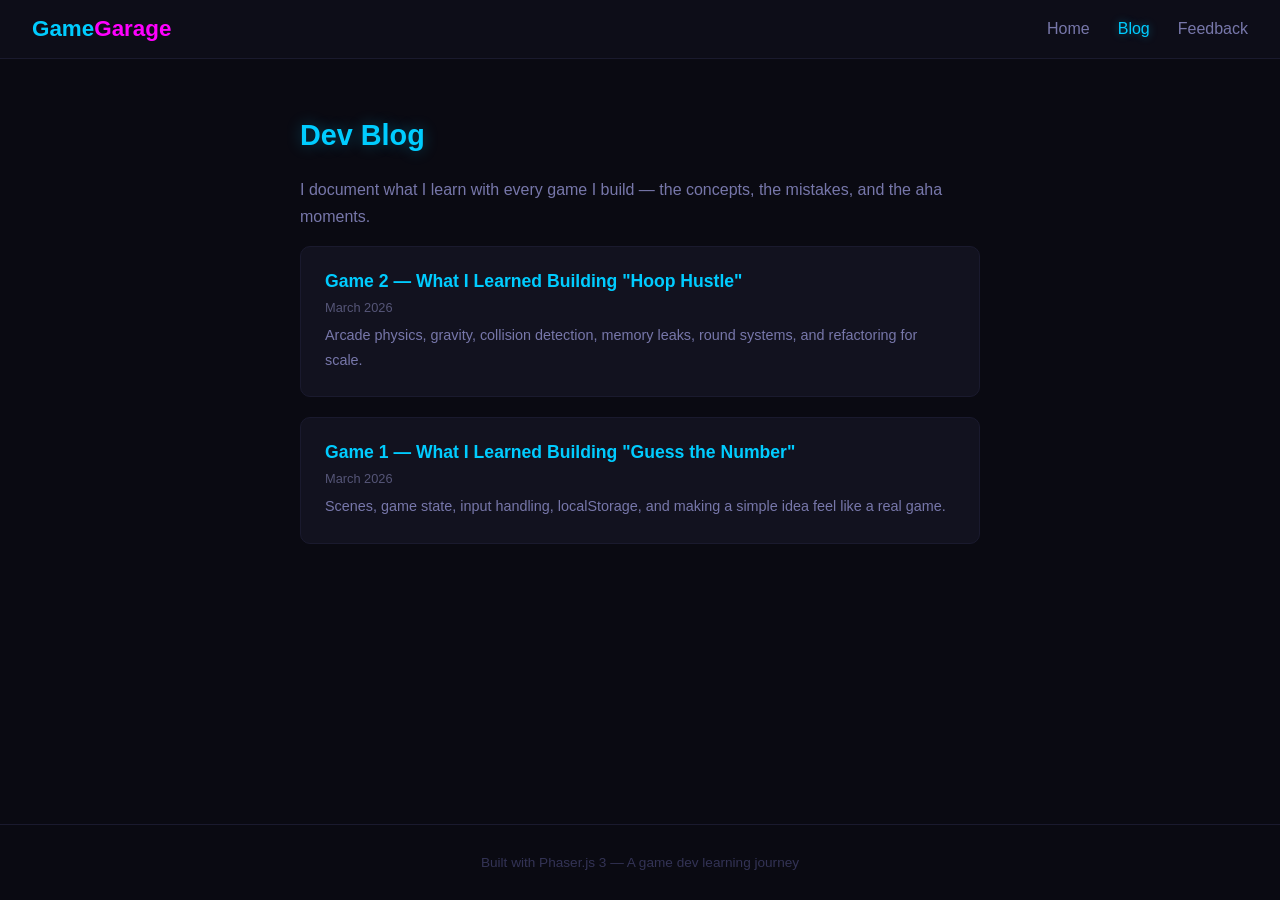
<file: portfolio/blog.html>
<!DOCTYPE html>
<html lang="en">
<head>
    <meta charset="UTF-8" />
    <meta name="viewport" content="width=device-width, initial-scale=1.0" />
    <title>Blog — GameGarage</title>
    <link rel="stylesheet" href="style.css" />
</head>
<body>

    <nav>
        <a href="index.html" class="nav-brand">Game<span>Garage</span></a>
        <ul class="nav-links">
            <li><a href="index.html">Home</a></li>
            <li><a href="blog.html" class="active">Blog</a></li>
            <li><a href="feedback.html">Feedback</a></li>
        </ul>
    </nav>

    <div class="page-content">
        <h2>Dev Blog</h2>
        <p>I document what I learn with every game I build — the concepts, the mistakes, and the aha moments.</p>

        <ul class="blog-list">

            <li class="blog-item">
                <a href="blog-hoop-hustle.html">
                    <h3>Game 2 — What I Learned Building "Hoop Hustle"</h3>
                    <div class="blog-date">March 2026</div>
                    <p>Arcade physics, gravity, collision detection, memory leaks, round systems, and refactoring for scale.</p>
                </a>
            </li>

            <li class="blog-item">
                <a href="blog-guess-the-number.html">
                    <h3>Game 1 — What I Learned Building "Guess the Number"</h3>
                    <div class="blog-date">March 2026</div>
                    <p>Scenes, game state, input handling, localStorage, and making a simple idea feel like a real game.</p>
                </a>
            </li>

        </ul>
    </div>

    <footer>
        <p>Built with Phaser.js 3 — A game dev learning journey</p>
    </footer>

</body>
</html>
</file>
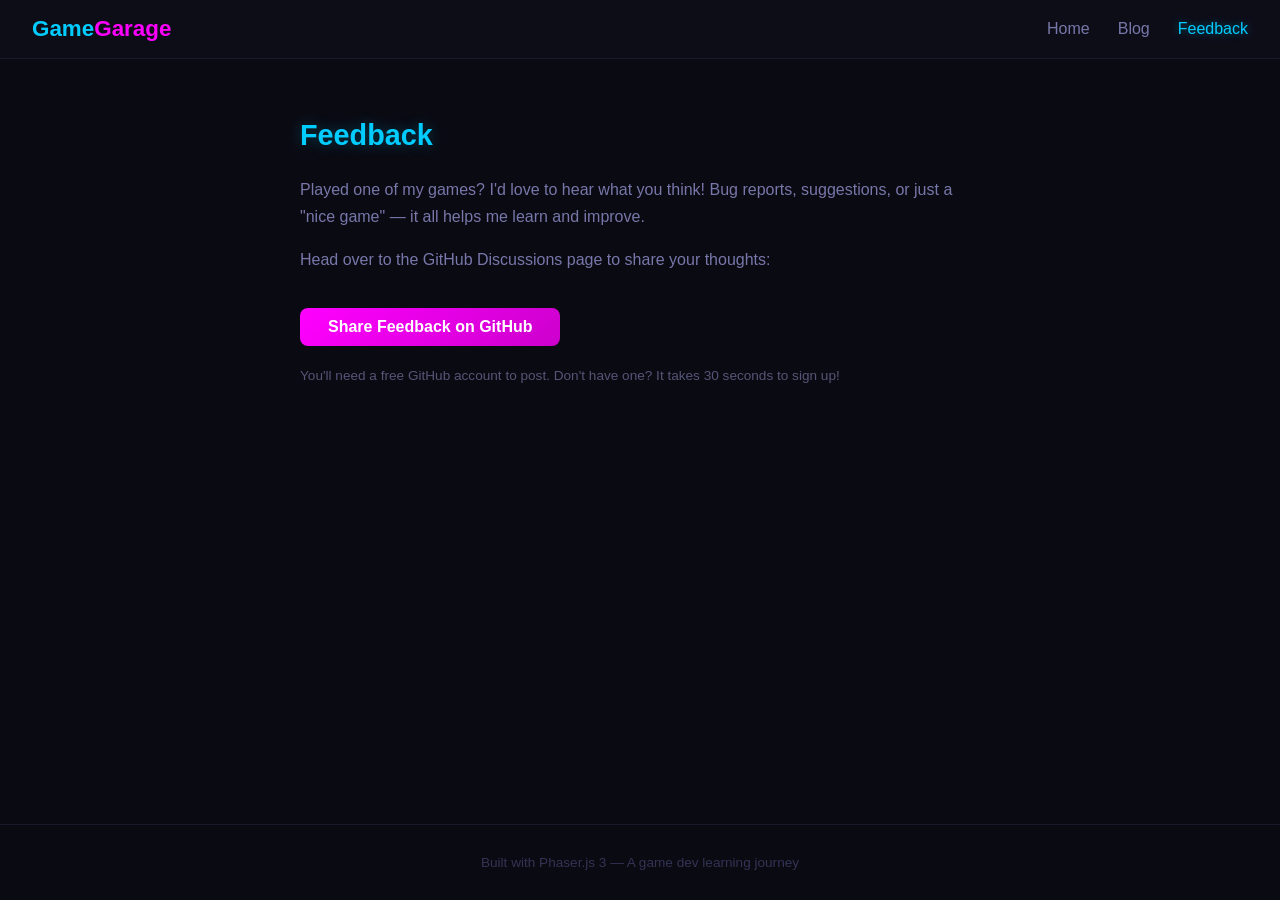
<file: portfolio/feedback.html>
<!DOCTYPE html>
<html lang="en">
<head>
    <meta charset="UTF-8" />
    <meta name="viewport" content="width=device-width, initial-scale=1.0" />
    <title>Feedback — GameGarage</title>
    <link rel="stylesheet" href="style.css" />
</head>
<body>

    <nav>
        <a href="index.html" class="nav-brand">Game<span>Garage</span></a>
        <ul class="nav-links">
            <li><a href="index.html">Home</a></li>
            <li><a href="blog.html">Blog</a></li>
            <li><a href="feedback.html" class="active">Feedback</a></li>
        </ul>
    </nav>

    <div class="page-content">
        <h2>Feedback</h2>
        <p>Played one of my games? I'd love to hear what you think! Bug reports, suggestions, or just a "nice game" — it all helps me learn and improve.</p>
        <p>Head over to the GitHub Discussions page to share your thoughts:</p>
        <br />
        <a href="https://github.com/venkat-narayan/game-dev/discussions" class="btn" target="_blank" rel="noopener">
            Share Feedback on GitHub
        </a>
        <br /><br />
        <p style="font-size: 0.85rem; color: #555577;">You'll need a free GitHub account to post. Don't have one? It takes 30 seconds to sign up!</p>
    </div>

    <footer>
        <p>Built with Phaser.js 3 — A game dev learning journey</p>
    </footer>

</body>
</html>
</file>
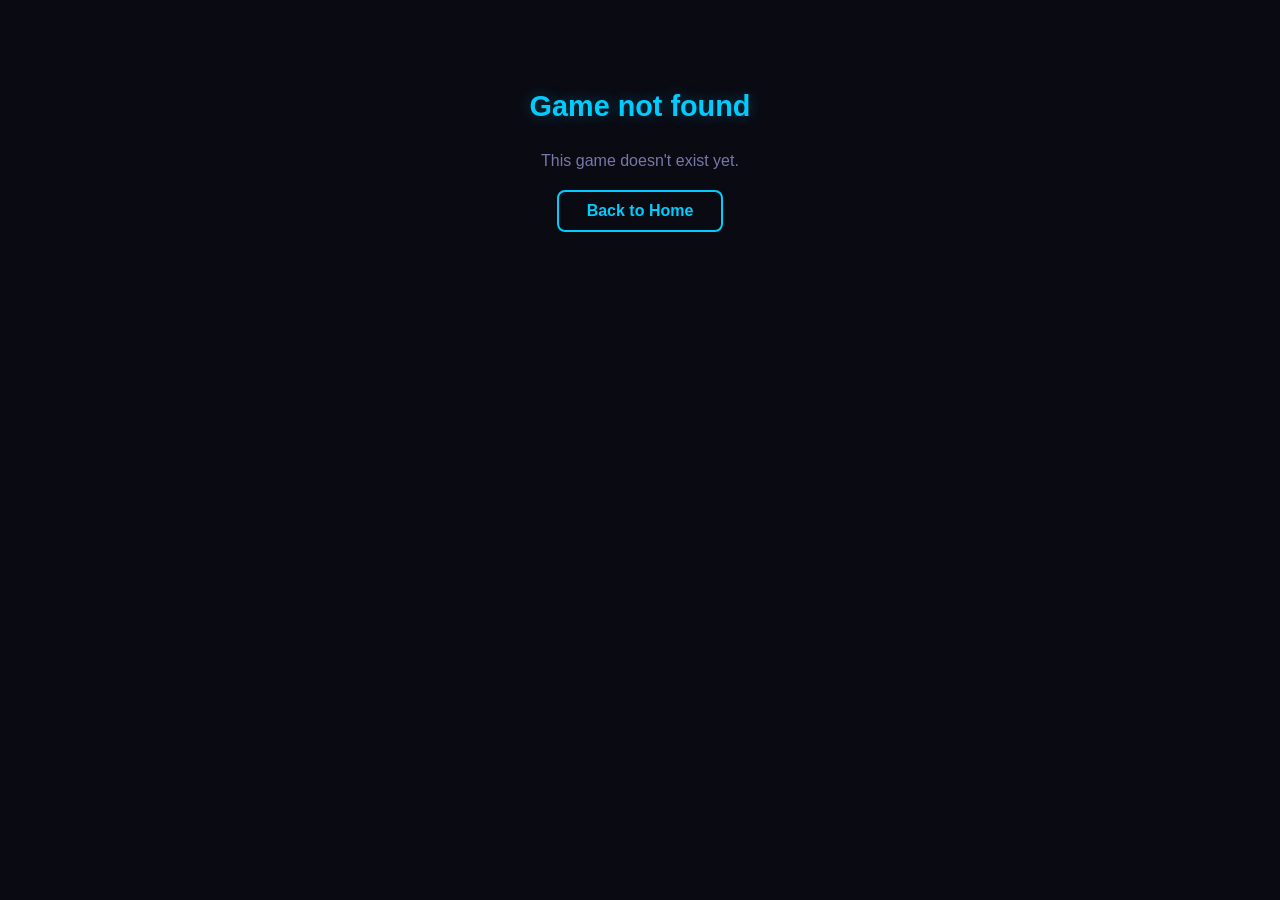
<file: portfolio/play.html>
<!DOCTYPE html>
<html lang="en">
<head>
    <meta charset="UTF-8" />
    <meta name="viewport" content="width=device-width, initial-scale=1.0" />
    <title>Play — GameGarage</title>
    <link rel="stylesheet" href="style.css" />
</head>
<body>

    <!-- Desktop view -->
    <div class="play-page">
        <div class="play-header">
            <a href="index.html" class="btn btn-outline">Home</a>
        </div>
        <div class="phone-frame">
            <iframe id="game-frame-desktop"></iframe>
        </div>
    </div>

    <!-- Mobile view -->
    <a href="index.html" class="mobile-home-btn">Home</a>
    <div class="mobile-frame">
        <iframe id="game-frame-mobile"></iframe>
    </div>

    <script>
        const games = {
            'guess-the-number': '../01-guess-the-number/index.html',
            'hoop-hustle': '../02-catch-and-collect/index.html'
        };

        const params = new URLSearchParams(window.location.search);
        const gameId = params.get('game');
        const gameSrc = games[gameId];

        if (gameSrc) {
            document.getElementById('game-frame-desktop').src = gameSrc;
            document.getElementById('game-frame-mobile').src = gameSrc;
            document.title = 'Play — GameGarage';
        } else {
            document.querySelector('.play-page').innerHTML =
                '<div class="page-content" style="text-align:center;">' +
                '<h2>Game not found</h2>' +
                '<p>This game doesn\'t exist yet.</p>' +
                '<a href="index.html" class="btn btn-outline">Back to Home</a>' +
                '</div>';
        }
    </script>

</body>
</html>
</file>
<file: portfolio/style.css>
/* ===== Reset & Base ===== */
* {
    margin: 0;
    padding: 0;
    box-sizing: border-box;
}

body {
    background: #0a0a12;
    color: #e0e0f0;
    font-family: 'Segoe UI', Arial, Helvetica, sans-serif;
    min-height: 100vh;
    display: flex;
    flex-direction: column;
}

a {
    color: inherit;
    text-decoration: none;
}

/* ===== Nav Bar ===== */
nav {
    display: flex;
    align-items: center;
    justify-content: space-between;
    padding: 16px 32px;
    background: #0d0d18;
    border-bottom: 1px solid #1a1a2e;
}

.nav-brand {
    font-size: 1.4rem;
    font-weight: bold;
    color: #00ccff;
}

.nav-brand span {
    color: #ff00ff;
}

.nav-links {
    display: flex;
    gap: 28px;
    list-style: none;
}

.nav-links a {
    color: #7777aa;
    font-size: 1rem;
    transition: color 0.2s, text-shadow 0.2s;
}

.nav-links a:hover,
.nav-links a.active {
    color: #00ccff;
    text-shadow: 0 0 8px rgba(0, 204, 255, 0.4);
}

/* ===== Hero Section ===== */
.hero {
    text-align: center;
    padding: 80px 20px 50px;
}

.hero h1 {
    font-size: 3rem;
    color: #00ccff;
    margin-bottom: 12px;
    text-shadow: 0 0 20px rgba(0, 204, 255, 0.3);
}

.hero h1 span {
    color: #ff00ff;
    text-shadow: 0 0 20px rgba(255, 0, 255, 0.3);
}

.hero .tagline {
    font-size: 1.2rem;
    color: #7777aa;
    letter-spacing: 4px;
    text-transform: uppercase;
}

/* ===== Section ===== */
.section {
    max-width: 960px;
    margin: 0 auto;
    padding: 20px 20px 60px;
    width: 100%;
}

.section-title {
    font-size: 1.4rem;
    color: #ff00ff;
    margin-bottom: 28px;
    text-align: center;
    text-shadow: 0 0 10px rgba(255, 0, 255, 0.3);
}

/* ===== Games Grid ===== */
.games-grid {
    display: grid;
    grid-template-columns: repeat(auto-fill, minmax(270px, 1fr));
    gap: 24px;
}

.game-card {
    background: #12121f;
    border: 1px solid #1a1a2e;
    border-radius: 12px;
    overflow: hidden;
    display: flex;
    flex-direction: column;
    transition: transform 0.2s, border-color 0.3s, box-shadow 0.3s;
}

.game-card:hover {
    transform: translateY(-4px);
    border-color: #00ccff;
    box-shadow: 0 0 20px rgba(0, 204, 255, 0.15), 0 0 40px rgba(0, 204, 255, 0.05);
}

.game-card-thumb {
    width: 100%;
    height: 150px;
    background: linear-gradient(135deg, #1a1a2e, #0a0a12);
    display: flex;
    align-items: center;
    justify-content: center;
    font-size: 3rem;
}

.game-card-body {
    padding: 20px;
    flex: 1;
    display: flex;
    flex-direction: column;
}

.game-card-body p {
    flex: 1;
}

.game-card-body .btn {
    align-self: flex-start;
}

.game-card-body h3 {
    font-size: 1.15rem;
    color: #00ccff;
    margin-bottom: 8px;
}

.game-card-body p {
    font-size: 0.9rem;
    color: #7777aa;
    line-height: 1.5;
    margin-bottom: 16px;
}

/* ===== Buttons ===== */
.btn {
    display: inline-block;
    padding: 10px 28px;
    background: linear-gradient(135deg, #ff00ff, #cc00cc);
    color: #fff;
    border: none;
    border-radius: 8px;
    font-size: 1rem;
    font-weight: bold;
    transition: box-shadow 0.3s, transform 0.2s;
    cursor: pointer;
}

.btn:hover {
    box-shadow: 0 0 20px rgba(255, 0, 255, 0.4), 0 0 40px rgba(255, 0, 255, 0.15);
    transform: translateY(-1px);
}

.btn-outline {
    background: transparent;
    border: 2px solid #00ccff;
    color: #00ccff;
}

.btn-outline:hover {
    background: rgba(0, 204, 255, 0.1);
    box-shadow: 0 0 20px rgba(0, 204, 255, 0.3);
}

.coming-soon {
    opacity: 0.35;
    pointer-events: none;
}

.coming-soon .btn {
    background: #1a1a2e;
    color: #555577;
}

/* ===== Page Content (Blog, Feedback) ===== */
.page-content {
    max-width: 720px;
    margin: 0 auto;
    padding: 60px 20px;
    flex: 1;
}

.page-content h2 {
    font-size: 1.8rem;
    color: #00ccff;
    margin-bottom: 24px;
    text-shadow: 0 0 15px rgba(0, 204, 255, 0.3);
}

.page-content p {
    color: #7777aa;
    line-height: 1.7;
    margin-bottom: 16px;
}

/* ===== Blog ===== */
.blog-list {
    list-style: none;
    display: flex;
    flex-direction: column;
    gap: 20px;
}

.blog-item {
    background: #12121f;
    border: 1px solid #1a1a2e;
    border-radius: 10px;
    padding: 24px;
    transition: border-color 0.3s, box-shadow 0.3s;
}

.blog-item:hover {
    border-color: #ff00ff;
    box-shadow: 0 0 15px rgba(255, 0, 255, 0.1);
}

.blog-item h3 {
    color: #00ccff;
    margin-bottom: 8px;
    font-size: 1.1rem;
}

.blog-item .blog-date {
    font-size: 0.8rem;
    color: #555577;
    margin-bottom: 8px;
}

.blog-item p {
    font-size: 0.9rem;
    margin-bottom: 0;
}

/* ===== Play Page ===== */
.play-page {
    flex: 1;
    display: flex;
    flex-direction: column;
    align-items: center;
    justify-content: center;
    padding: 30px 20px;
    gap: 20px;
}

.play-header {
    display: flex;
    align-items: center;
    gap: 16px;
}

.phone-frame {
    width: 380px;
    height: 680px;
    border: 3px solid #1a1a2e;
    border-radius: 40px;
    overflow: hidden;
    background: #000;
    box-shadow: 0 0 30px rgba(0, 204, 255, 0.1), 0 0 60px rgba(255, 0, 255, 0.05);
    position: relative;
}

.phone-frame::before {
    content: '';
    position: absolute;
    top: 8px;
    left: 50%;
    transform: translateX(-50%);
    width: 80px;
    height: 6px;
    background: #1a1a2e;
    border-radius: 3px;
    z-index: 2;
}

.phone-frame iframe {
    width: 100%;
    height: 100%;
    border: none;
}

/* Mobile: fullscreen game */
.mobile-frame {
    display: none;
    position: fixed;
    inset: 0;
    z-index: 100;
}

.mobile-frame iframe {
    width: 100%;
    height: 100%;
    border: none;
}

.mobile-home-btn {
    position: fixed;
    top: 10px;
    left: 10px;
    z-index: 101;
    padding: 8px 16px;
    background: rgba(10, 10, 18, 0.85);
    border: 1px solid #00ccff;
    border-radius: 6px;
    color: #00ccff;
    font-size: 0.85rem;
    font-weight: bold;
    cursor: pointer;
    display: none;
    text-decoration: none;
}

@media (max-width: 600px) {
    nav {
        flex-direction: column;
        gap: 12px;
        padding: 14px 20px;
    }

    .hero h1 {
        font-size: 2rem;
    }

    .hero .tagline {
        font-size: 1rem;
        letter-spacing: 2px;
    }

    .games-grid {
        grid-template-columns: 1fr;
    }

    /* Play page mobile overrides */
    .phone-frame,
    .play-header {
        display: none;
    }

    .mobile-frame {
        display: block;
    }

    .mobile-home-btn {
        display: block;
    }
}

/* ===== Footer ===== */
footer {
    text-align: center;
    padding: 30px 20px;
    color: #333355;
    font-size: 0.85rem;
    border-top: 1px solid #1a1a2e;
    margin-top: auto;
}
</file>
